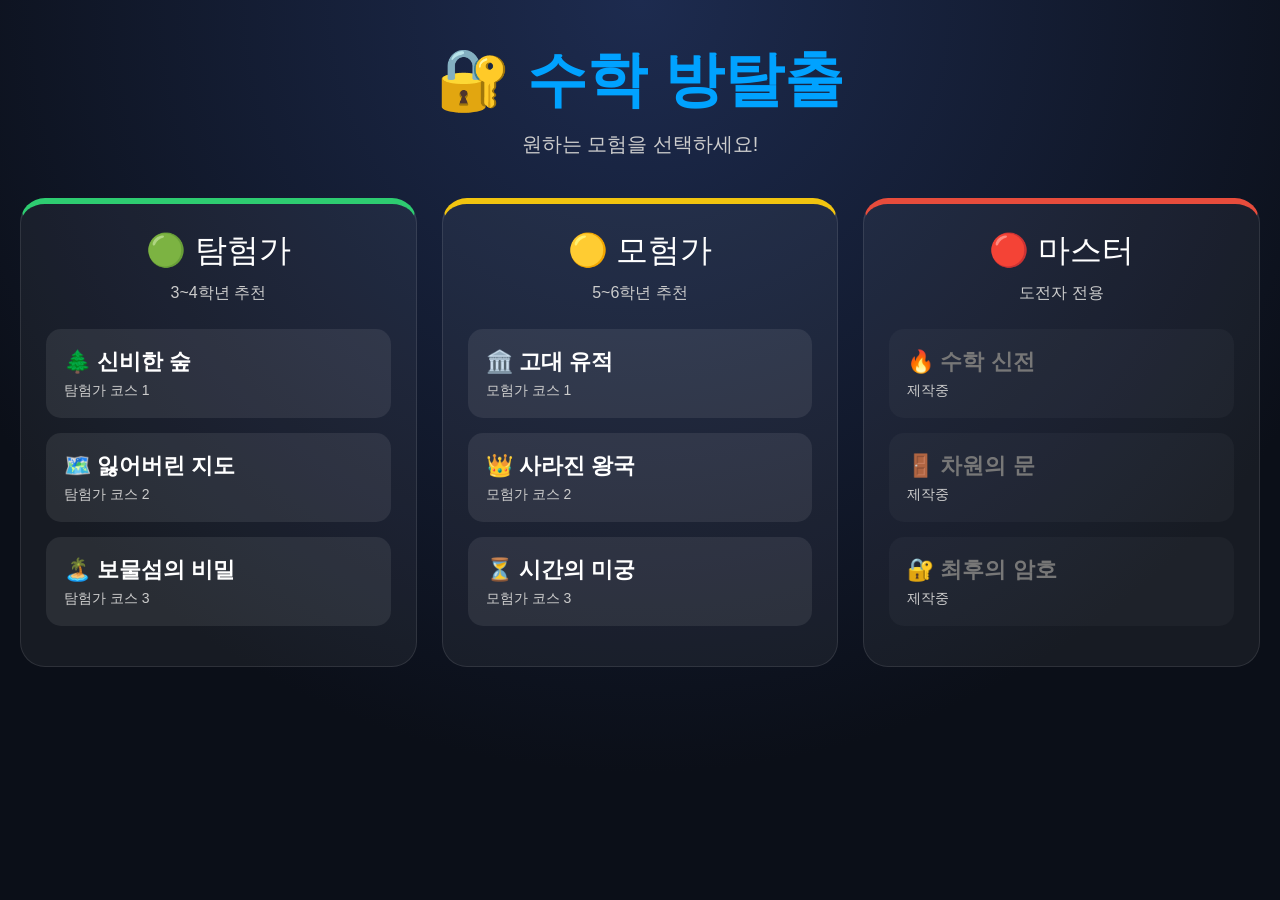
<file: index.html>
<!DOCTYPE html>
<html lang="ko">

<head>
<meta charset="UTF-8">
<meta name="viewport" content="width=device-width, initial-scale=1.0">

<title>수학 방탈출</title>

<style>

*{
    margin:0;
    padding:0;
    box-sizing:border-box;
}

body{

    min-height:100vh;

    background:
    radial-gradient(circle at top,#1d2b4f,#0b0f18 70%);

    color:white;

    font-family:sans-serif;

    padding:40px 20px;
}

h1{

    text-align:center;

    font-size:60px;

    color:#00a2ff;

    margin-bottom:10px;

}

.subtitle{

    text-align:center;

    color:#cccccc;

    margin-bottom:40px;

    font-size:20px;

}

.grid{

    max-width:1300px;

    margin:auto;

    display:grid;

    grid-template-columns:
    repeat(3,1fr);

    gap:25px;

}

.column{

    background:
    rgba(255,255,255,0.05);

    border-radius:25px;

    padding:25px;

    border:
    1px solid rgba(255,255,255,0.1);

}

.explorer{
    border-top:6px solid #2ecc71;
}

.adventurer{
    border-top:6px solid #f1c40f;
}

.master{
    border-top:6px solid #e74c3c;
}

.course-title{

    text-align:center;

    font-size:32px;

    margin-bottom:10px;

}

.course-desc{

    text-align:center;

    color:#cccccc;

    margin-bottom:25px;

}

.stage{

    display:block;

    text-decoration:none;

    color:white;

    padding:18px;

    margin-bottom:15px;

    border-radius:15px;

    background:
    rgba(255,255,255,0.08);

    transition:0.2s;

}

.stage:hover{

    transform:translateY(-3px);

    background:
    rgba(0,162,255,0.25);

}

.stage-title{

    font-size:22px;

    font-weight:bold;

}

.stage-sub{

    font-size:14px;

    color:#cccccc;

    margin-top:5px;

}

.locked{

    background:
    rgba(255,255,255,0.03);

    color:#777777;

    cursor:not-allowed;

    pointer-events:none;

}

@media(max-width:1000px){

    .grid{

        grid-template-columns:1fr;

    }

    h1{

        font-size:42px;

    }

}

</style>

</head>

<body>

<h1>🔐 수학 방탈출</h1>

<div class="subtitle">
원하는 모험을 선택하세요!
</div>

<div class="grid">

<!-- 탐험가 -->

<div class="column explorer">

<div class="course-title">
🟢 탐험가
</div>

<div class="course-desc">
3~4학년 추천
</div>

<a class="stage" href="explorer/v1/">

<div class="stage-title">
🌲 신비한 숲
</div>

<div class="stage-sub">
탐험가 코스 1
</div>

</a>

<a class="stage" href="explorer/v2/">

<div class="stage-title">
🗺️ 잃어버린 지도
</div>

<div class="stage-sub">
탐험가 코스 2
</div>

</a>

<a class="stage" href="explorer/v3/">

<div class="stage-title">
🏝️ 보물섬의 비밀
</div>

<div class="stage-sub">
탐험가 코스 3
</div>

</a>

</div>

<!-- 모험가 -->

<div class="column adventurer">

<div class="course-title">
🟡 모험가
</div>

<div class="course-desc">
5~6학년 추천
</div>

<a class="stage" href="adventurer/v1/">

<div class="stage-title">
🏛️ 고대 유적
</div>

<div class="stage-sub">
모험가 코스 1
</div>

</a>

<a class="stage" href="adventurer/v2/">

<div class="stage-title">
👑 사라진 왕국
</div>

<div class="stage-sub">
모험가 코스 2
</div>

</a>

<a class="stage" href="adventurer/v3/">

<div class="stage-title">
⏳ 시간의 미궁
</div>

<div class="stage-sub">
모험가 코스 3
</div>

</a>

</div>

<!-- 마스터 -->

<div class="column master">

<div class="course-title">
🔴 마스터
</div>

<div class="course-desc">
도전자 전용
</div>

<a class="stage locked">

<div class="stage-title">
🔥 수학 신전
</div>

<div class="stage-sub">
제작중
</div>

</a>

<a class="stage locked">

<div class="stage-title">
🚪 차원의 문
</div>

<div class="stage-sub">
제작중
</div>

</a>

<a class="stage locked">

<div class="stage-title">
🔐 최후의 암호
</div>

<div class="stage-sub">
제작중
</div>

</a>

</div>

</div>

</body>
</html>
</file>
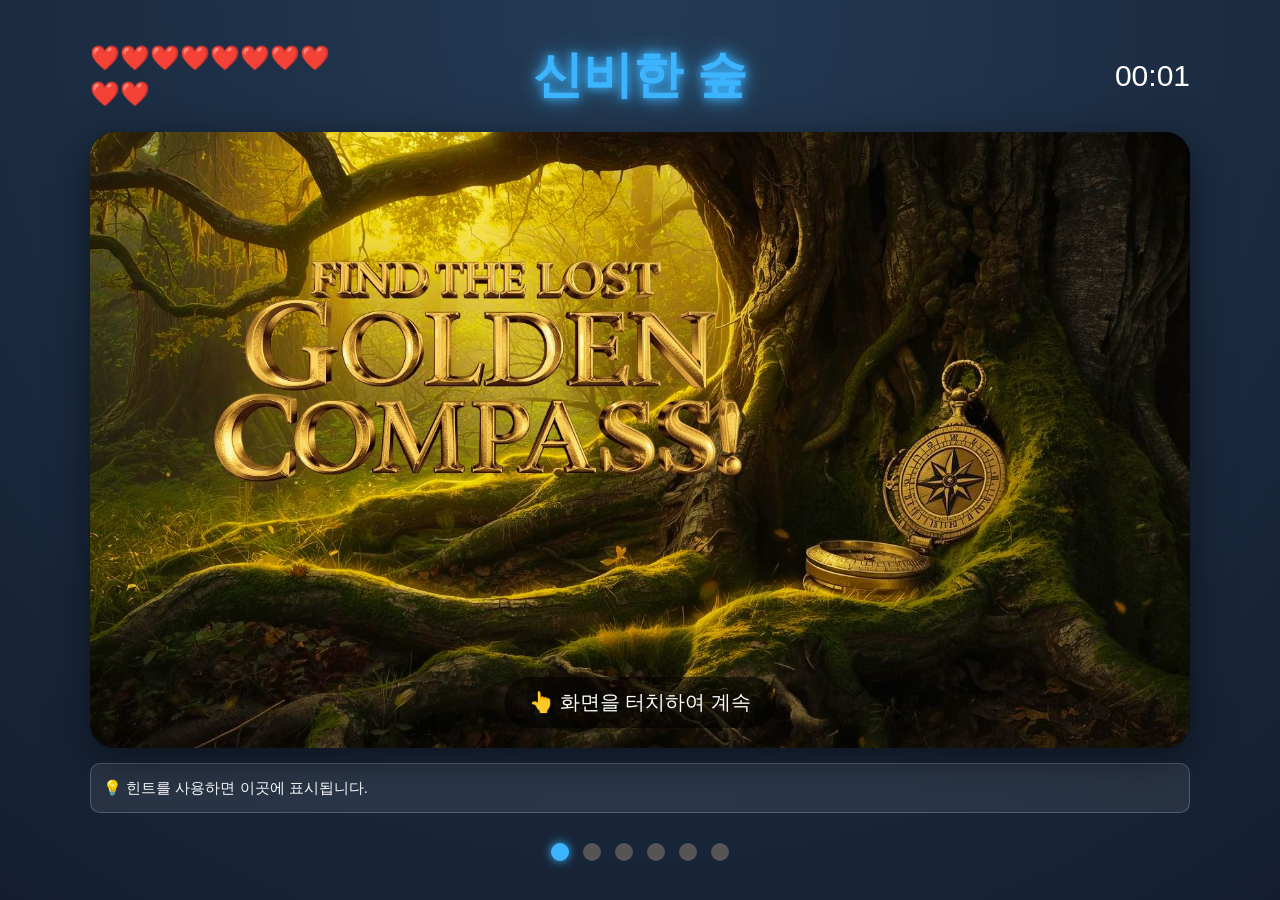
<file: explorer/v1/index.html>
<!DOCTYPE html>
<html lang="ko">

<head>

    <meta charset="UTF-8">

    <meta
        name="viewport"
        content="width=device-width, initial-scale=1.0">

    <title>Escape Engine v1.0</title>

    <link
        rel="stylesheet"
        href="style.css">

</head>

<body>

    <div class="game-container">

        <!-- ===============================
             상단 정보
        ================================ -->

        <header class="top-bar">

            <div id="lifeBox"></div>

            <div id="stageTitle">

                STAGE

            </div>

            <div id="timer">

                00:00

            </div>

        </header>



        <!-- ===============================
             게임 이미지
        ================================ -->

        <main id="imageContainer">

            <img
                id="gameImage"
                src=""
                alt="">

            <!-- Story일 때만 표시 -->
            <div id="nextGuide">

                👆 화면을 터치하여 계속

            </div>

        </main>



        <!-- ===============================
             문제 입력
        ================================ -->

        <section id="answerContainer">

            <input
                id="answerInput"
                type="text"
                placeholder="정답을 입력하세요."
                autocomplete="off">

            <button id="answerButton">

                확인

            </button>

        </section>



        <!-- ===============================
             힌트
        ================================ -->

        <section id="hintContainer">

             <button id="hintButton">

             💡 힌트

             </button>

             <div id="hintPanel">

            </div>

        </section>



        <!-- ===============================
             진행도
        ================================ -->

        <section id="progressContainer">

            <div id="progressBar">

            </div>

        </section>

    </div>



    <!-- ===============================
         Game Over
    ================================ -->

    <div id="gameOverScreen" class="overlay">

        <div class="popup">

            <h1>GAME OVER</h1>

            <p>

                목숨을 모두 사용했습니다.

            </p>

            <button id="retryButton">

                다시 시작

            </button>

        </div>

    </div>



    <!-- ===============================
         Game Clear
    ================================ -->

    <div id="gameClearScreen" class="overlay">

        <div class="popup">

            <h1>🎉 GAME CLEAR 🎉</h1>

            <p>

                모든 스테이지를 완료했습니다.

            </p>

            <button id="homeButton">

                메인으로

            </button>

        </div>

    </div>



    <!-- ===============================
         제작자 모드
         (v1.1에서 활성화 예정)
    ================================ -->

    <div id="teacherPanel" class="overlay">

        <div class="popup">

            <h2>

                제작자 모드

            </h2>

            <div id="teacherInfo">

            </div>

            <button id="closeTeacher">

                닫기

            </button>

        </div>

    </div>



    <script src="js/config.js"></script>
    <script src="js/ui.js"></script>
    <script src="js/game.js"></script>
    <script src="js/events.js"></script>
    <script src="js/teacher.js"></script>
    <script src="js/save.js"></script>
    <script src="js/effects.js"></script>
    <script src="js/main.js"></script>

</body>

</html>
</file>
<file: explorer/v1/style.css>
/* =====================================================
   Escape Engine v1.0
===================================================== */

*{
    margin:0;
    padding:0;
    box-sizing:border-box;
}

body{

    background:
    radial-gradient(circle at top,#243b55,#141e30);

    color:white;

    font-family:
    "Pretendard",
    "Malgun Gothic",
    sans-serif;

    min-height:100vh;

    display:flex;

    justify-content:center;

    align-items:center;

    padding:20px;

}

/* ===================================================== */

.game-container{

    width:100%;

    max-width:1100px;

}

/* ===================================================== */
/* 상단 정보 */
/* ===================================================== */

.top-bar{

    display:flex;

    justify-content:space-between;

    align-items:center;

    margin-bottom:20px;

}

#lifeBox{

    width:240px;

    font-size:24px;

    line-height:1.5;

    word-break:break-all;

}

#stageTitle{

    flex:1;

    text-align:center;

    font-size:50px;

    font-weight:bold;

    color:#3cb4ff;

    text-shadow:

    0 0 10px #3cb4ff,

    0 0 20px #3cb4ff;

}

#timer{

    width:240px;

    text-align:right;

    font-size:30px;

}

/* ===================================================== */
/* 이미지 */
/* ===================================================== */

#imageContainer{

    position:relative;

    background: #000;

    border-radius:25px;

    overflow:hidden;

    box-shadow:

    0 10px 40px rgba(0,0,0,.5);

}

#gameImage{

    width:100%;

    display:block;

}

/* ===================================================== */
/* 터치 안내 */
/* ===================================================== */

#nextGuide{

    position:absolute;

    left:50%;

    bottom:20px;

    transform:translateX(-50%);

    background:rgba(0,0,0,.55);

    color:white;

    padding:12px 25px;

    border-radius:50px;

    font-size:20px;

    animation:blink 1s infinite;

    user-select:none;

}

/* ===================================================== */
/* 문제 */
/* ===================================================== */

#answerContainer{

    display:none;

    gap:15px;

    margin-top:25px;

}

#answerInput{

    flex:1;

    padding:18px;

    font-size:22px;

    border:none;

    border-radius:15px;

    outline:none;

}

#answerButton{

    width:180px;

    border:none;

    border-radius:15px;

    background:#0078ff;

    color:white;

    font-size:22px;

    cursor:pointer;

    transition:.2s;

}

#answerButton:hover{

    background:#0d90ff;

}

/* ===================================================== */
/* 힌트 */
/* ===================================================== */

#hintContainer{

    margin-top:15px;

}


#hintPanel{

    margin-top:10px;

    padding:12px;

    min-height:40px;

    background:rgba(255,255,255,0.08);

    border:1px solid rgba(255,255,255,0.2);

    border-radius:10px;

    color:white;

    text-align:left;

    line-height:1.6;

    font-size:15px;

    white-space:pre-line;

}

#hintButton{

    display:none;

    width:100%;

    padding:18px;

    border:none;

    border-radius:15px;

    background:#202938;

    color:white;

    font-size:20px;

    cursor:pointer;

    transition:.2s;

}

#hintButton:hover{

    background:#314055;

}

/* ===================================================== */
/* 진행도 */
/* ===================================================== */

#progressContainer{

    margin-top:30px;

}

#progressBar{

    display:flex;

    justify-content:center;

    gap:14px;

}

.stage-dot{

    width:18px;

    height:18px;

    border-radius:50%;

    background:#555;

}

.stage-dot.active{

    background:#3cb4ff;

    box-shadow:

    0 0 10px #3cb4ff;

}

.stage-dot.complete{

    background:#2ecc71;

}

/* ===================================================== */
/* 팝업 */
/* ===================================================== */

.overlay{

    position:fixed;

    inset:0;

    background:rgba(0,0,0,.8);

    display:none;

    justify-content:center;

    align-items:center;

    z-index:999;

}

.popup{

    width:90%;

    max-width:500px;

    background:#202938;

    padding:40px;

    border-radius:20px;

    text-align:center;

}

.popup h1{

    margin-bottom:20px;

}

.popup h2{

    margin-bottom:20px;

}

.popup p{

    margin-bottom:25px;

    line-height:1.8;

}

.popup button{

    width:100%;

    padding:15px;

    border:none;

    border-radius:15px;

    background:#0078ff;

    color:white;

    font-size:20px;

    cursor:pointer;

}

/* ===================================================== */

@keyframes blink{

    50%{

        opacity:.25;

    }

}

/* ===================================================== */
/* 모바일 */
/* ===================================================== */

@media(max-width:900px){

    .top-bar{

        flex-direction:column;

        gap:15px;

    }

    #lifeBox{

        width:100%;

        text-align:center;

        font-size:22px;

    }

    #stageTitle{

        font-size:36px;

    }

    #timer{

        width:100%;

        text-align:center;

        font-size:24px;

    }

    #answerContainer{

        flex-direction:column;

    }

    #answerButton{

        width:100%;

    }

    #nextGuide{

        font-size:16px;

        padding:10px 18px;

    }

}

/* ===================================================== */
/* 태블릿 */
/* ===================================================== */

@media(min-width:901px) and (max-width:1200px){

    #stageTitle{

        font-size:42px;

    }

}
/* =====================================================
   화면 흔들기
===================================================== */

.shake{

    animation:shake .45s;

}

@keyframes shake{

    0%{transform:translateX(0);}

    20%{transform:translateX(-8px);}

    40%{transform:translateX(8px);}

    60%{transform:translateX(-8px);}

    80%{transform:translateX(8px);}

    100%{transform:translateX(0);}

}


/* =====================================================
   정답
===================================================== */

.success{

    animation:success .45s;

}

@keyframes success{

    0%{

        transform:scale(1);

    }

    50%{

        transform:scale(1.03);

    }

    100%{

        transform:scale(1);

    }

}


/* =====================================================
   버튼
===================================================== */

.button-click{

    transform:scale(.96);

}


/* =====================================================
   이미지
===================================================== */

#gameImage{

    transition:

    opacity .25s,

    transform .25s;

}

/* ===============================
   Hint Panel
=============================== */

.hintItem{

    margin-bottom:6px;

}

.hintNumber{

    display:block;

    font-weight:bold;

    color:#ffd54f;

    margin-bottom:2px;

}

.hintText{

    color:white;

    line-height:1.3;

}
</file>
